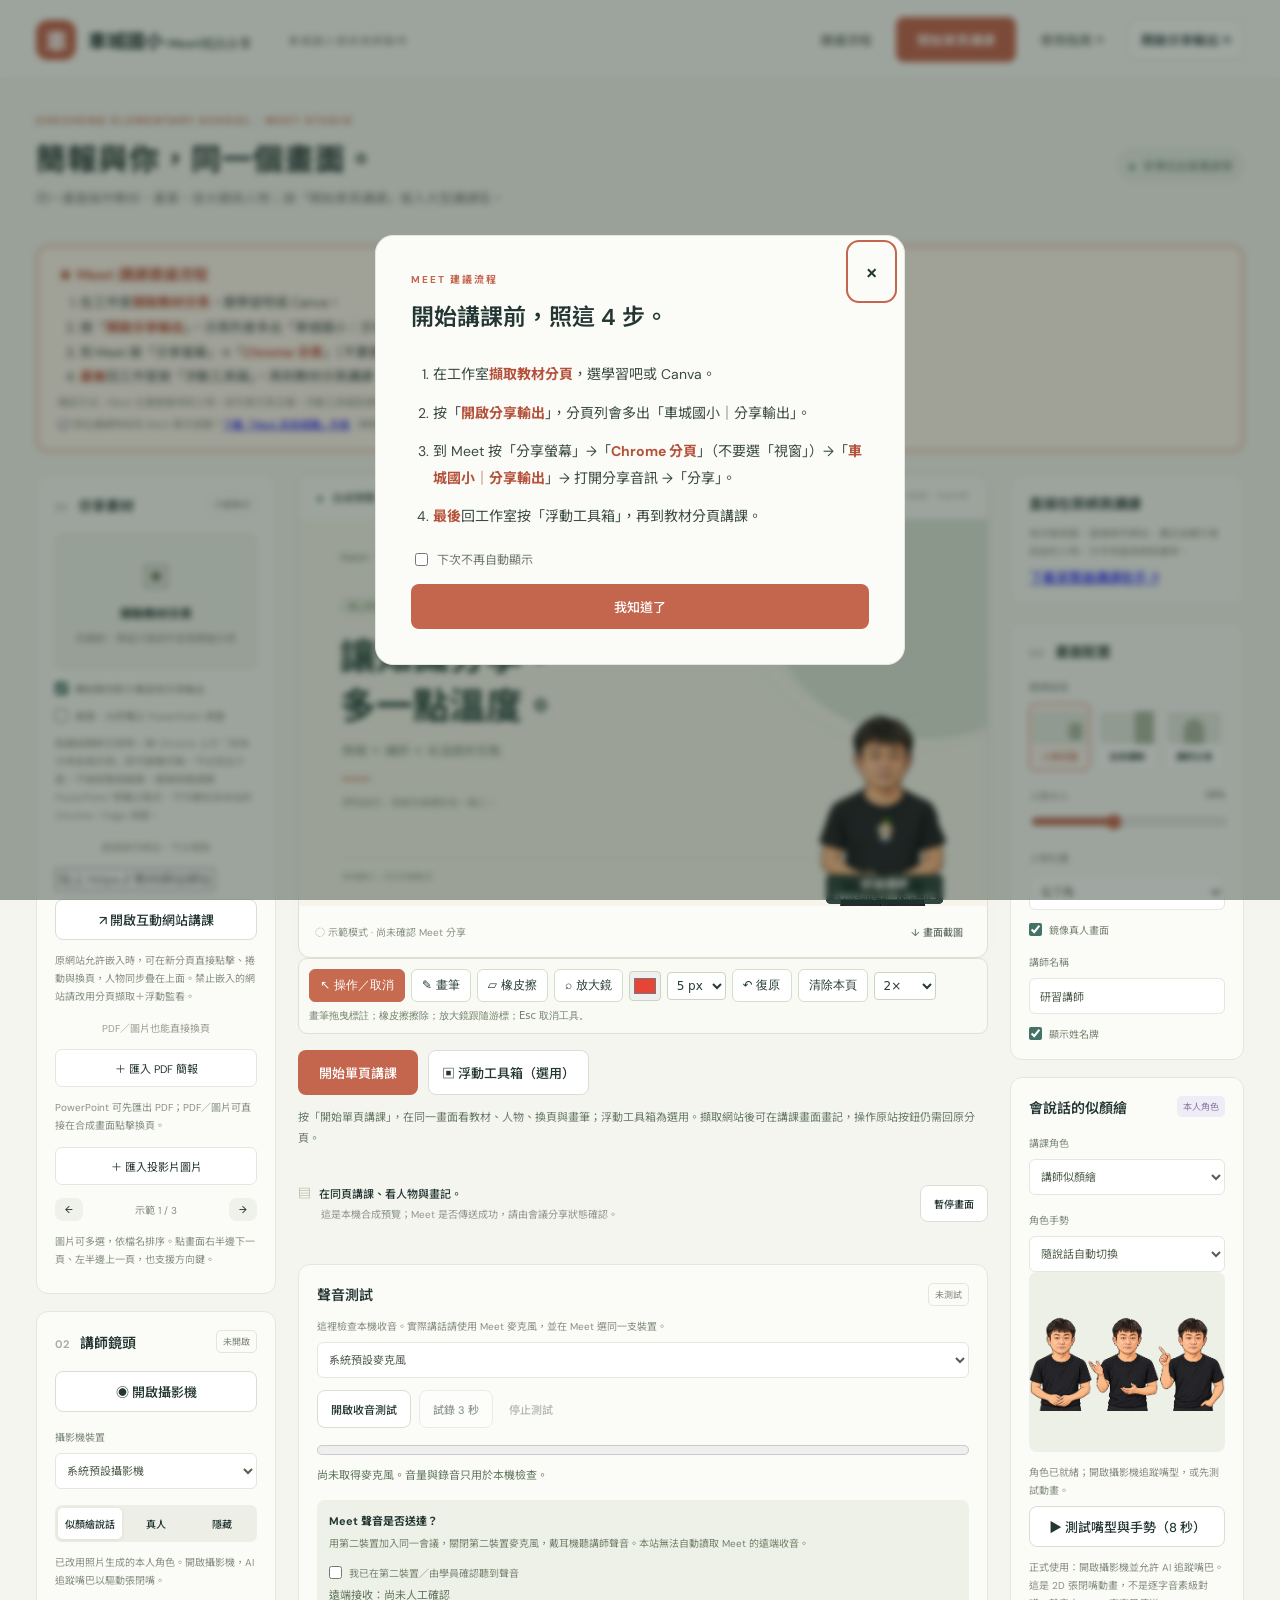
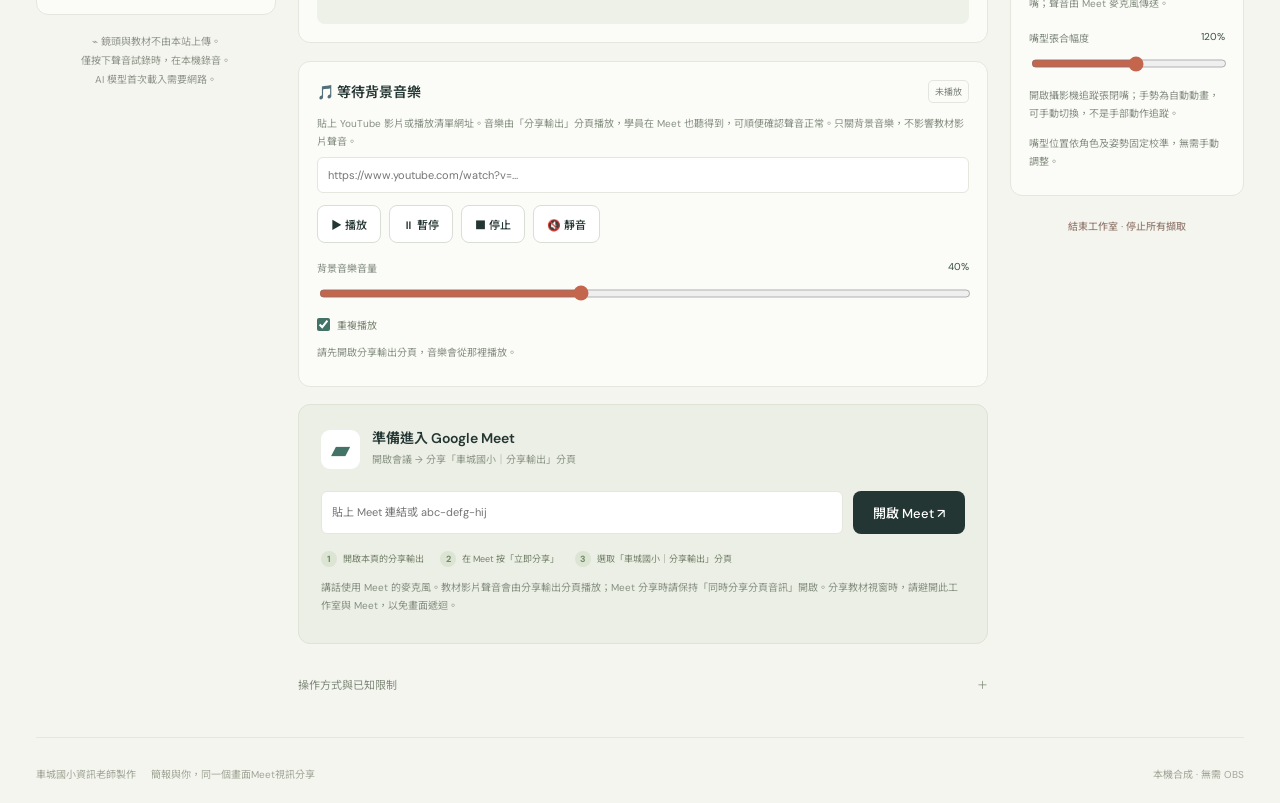
<file: index.html>
<!doctype html>
<html lang="zh-Hant"><head><meta charset="UTF-8"><meta name="viewport" content="width=device-width,initial-scale=1"><title>車城國小｜簡報與你，同一個畫面Meet視訊分享</title><link rel="stylesheet" href="style.css?v=20261121-3"><link rel="stylesheet" href="teaching-tools.css?v=20261121-3"><link rel="stylesheet" href="single-view.css?v=20261121-3"></head><body>
<header><a class="brand" href="./"><span class="logo">車</span><span>車城國小 <em>Meet視訊分享</em></span></a><span class="head-note">車城國小資訊老師製作</span><div class="header-actions"><button id="helpBtn" class="quiet">使用指南 ↗</button><button id="outputBtn" class="outline">開啟分享輸出 <span>↗</span></button></div></header>
<main><div class="intro"><div><div class="eyebrow">CHECHENG ELEMENTARY SCHOOL · MEET STUDIO</div><h1>簡報與你，同一個畫面。</h1><p>同一畫面操作教材、畫筆、放大鏡與人物；按「開始單頁講課」進入大型講課區。</p></div><div class="local-badge"><i></i> 影像在此裝置處理</div></div>
<div class="workspace"><aside class="left"><section class="card"><div class="section-title"><h2><b>01</b> 分享素材</h2><span id="sourceState" class="tag">示範教材</span></div><button id="screenBtn" class="source-button"><span class="source-icon">▣</span><strong>擷取教材分頁</strong><small>防鏡射：預設只接受外部瀏覽器分頁</small></button><button id="stopScreen" class="subtle" hidden>停止擷取視窗</button><label class="check"><input id="shareAudio" type="checkbox" checked>轉送教材影片聲音到分享輸出</label><label class="check"><input id="allowWindow" type="checkbox">進階：允許獨立 PowerPoint 視窗</label><p class="hint">點連結開新分頁時，按 Chrome 上方「改為分享這個分頁」即可跟著切換，不必回主介面。不接受整個螢幕。進階視窗請選 PowerPoint 等獨立程式，不可選包含本站的 Chrome／Edge 視窗。</p><div class="or">直接操作網站，不必擷取</div><input id="interactiveURL" type="url" aria-label="互動教材網址" placeholder="貼上 https:// 教材網站網址"><button id="interactiveBtn" class="outline full" style="margin-top:8px">↗ 開啟互動網站講課</button><p class="hint">原網站允許嵌入時，可在新分頁直接點擊、捲動與換頁，人物同步疊在上面。禁止嵌入的網站請改用分頁擷取＋浮動監看。</p><div class="or">PDF／圖片也能直接換頁</div><label class="upload" for="pdfFile">＋ 匯入 PDF 簡報<input id="pdfFile" type="file" accept="application/pdf,.pdf" hidden></label><p id="pdfStatus" class="hint">PowerPoint 可先匯出 PDF；PDF／圖片可直接在合成畫面點擊換頁。</p><label class="upload" for="slides">＋ 匯入投影片圖片<input id="slides" type="file" accept="image/png,image/jpeg,image/webp" multiple hidden></label><div id="slideNav" class="slide-nav"><button id="prev" aria-label="上一頁">←</button><span id="pageNumber">示範 1 / 3</span><button id="next" aria-label="下一頁">→</button></div><p class="hint">圖片可多選，依檔名排序。點畫面右半邊下一頁、左半邊上一頁，也支援方向鍵。</p></section>
<section class="card"><div class="section-title"><h2><b>02</b> 講師鏡頭</h2><span id="cameraState" class="tag">未開啟</span></div><button id="cameraBtn" class="outline full">◉ 開啟攝影機</button><label class="field-label" for="cameraSelect">攝影機裝置</label><select id="cameraSelect"><option value="">系統預設攝影機</option></select><div class="segmented" id="modeButtons"><button data-mode="avatar" class="active">似顏繪說話</button><button data-mode="camera">真人</button><button data-mode="none">隱藏</button></div><p id="aiStatus" class="hint">已改用照片生成的本人角色。開啟攝影機，AI 追蹤嘴巴以驅動張閉嘴。</p><button id="retryAI" class="subtle" hidden>重新載入 AI 模型</button><button id="stopCamera" class="subtle" hidden>關閉攝影機</button></section><div class="privacy-note">⌁ 鏡頭與教材不由本站上傳。<br>僅按下聲音試錄時，在本機錄音。<br>AI 模型首次載入需要網路。</div></aside>
<div class="center"><section class="preview-panel"><div class="preview-bar"><div><span class="dot"></span> 合成預覽 <span class="preview-sub">／輸出畫面</span></div><span class="resolution">1280 × 720</span></div><div class="canvas-wrap"><canvas id="stage" width="1280" height="720" aria-label="簡報與講師合成即時預覽"></canvas></div><div class="preview-bottom"><span id="renderState">◌ 示範模式 · 尚未分享至 Meet</span><button id="snapshot" class="quiet">↓ 畫面截圖</button></div></section>
<div class="teaching-tools"><button id="floatBtn" class="outline">▣ 浮動工具箱（選用）</button><button id="lectureBtn" class="primary">開始單頁講課</button></div><p id="operationHint" class="operation-hint">按「開始單頁講課」，在同一畫面看教材、人物、換頁與畫筆；浮動工具箱為選用。擷取網站後可在講課畫面畫記，操作原站按鈕仍需回原分頁。</p><div class="under-preview"><div><span class="mini-icon">▤</span><strong>在同頁講課、看人物與畫記。</strong><p>這是本機合成預覽；Meet 是否傳送成功，請由會議分享狀態確認。</p></div><button id="pauseBtn" class="outline">暫停畫面</button></div>
<section class="card audio-card"><div class="section-title"><h2>聲音測試</h2><span id="micBadge" class="tag">未測試</span></div><p class="hint">這裡檢查本機收音。實際講話請使用 Meet 麥克風，並在 Meet 選同一支裝置。</p><select id="micSelect" aria-label="測試麥克風裝置"><option value="">系統預設麥克風</option></select><div class="audio-actions"><button id="micBtn" class="outline">開啟收音測試</button><button id="recordBtn" class="outline" disabled>試錄 3 秒</button><button id="micStop" class="quiet" disabled>停止測試</button></div><meter id="micMeter" min="0" max="1" value="0" aria-label="本機麥克風音量"></meter><p id="micStatus" role="status">尚未取得麥克風。音量與錄音只用於本機檢查。</p><audio id="micPlayback" controls hidden></audio><div class="receiver-check"><strong>Meet 聲音是否送達？</strong><p>用第二裝置加入同一會議，關閉第二裝置麥克風，戴耳機聽講師聲音。本站無法自動讀取 Meet 的遠端收音。</p><label class="check"><input id="receivedAudio" type="checkbox">我已在第二裝置／由學員確認聽到聲音</label><p id="receiverStatus">遠端接收：尚未人工確認</p></div></section><section class="meet-card"><div class="meet-heading"><div class="meet-symbol">▰</div><div><h2>準備進入 Google Meet</h2><p>開啟會議 → 分享「車城國小｜分享輸出」分頁</p></div></div><div class="meet-row"><input id="meetLink" aria-label="Google Meet 會議連結或代碼" placeholder="貼上 Meet 連結或 abc-defg-hij"><button id="meetBtn" class="dark">開啟 Meet ↗</button></div><div class="steps"><span><b>1</b> 開啟本頁的分享輸出</span><span><b>2</b> 在 Meet 按「立即分享」</span><span><b>3</b> 選取「車城國小｜分享輸出」分頁</span></div><p class="hint">講話使用 Meet 的麥克風。教材影片聲音會由分享輸出分頁播放；Meet 分享時請保持「同時分享分頁音訊」開啟。分享教材視窗時，請避開此工作室與 Meet，以免畫面遞迴。</p></section>
<details class="research"><summary>操作方式與已知限制 <span>＋</span></summary><p><strong>方式一：PDF／圖片。</strong>直接匯入教材，在合成畫面、全螢幕講課頁或浮動監看頁使用左右鍵、按鈕或點擊換頁。可一直看見自己與學員收到的構圖。</p><p><strong>方式二：外部網站／PowerPoint。</strong>擷取教材分頁或獨立應用程式視窗，開啟「浮動監看」，回原教材操作。螢幕擷取是影像，不能穿透操作原網站。Chrome／Edge 的置頂監看功能需瀏覽器支援；不支援時可使用並排視窗。</p><p><strong>防止鏡射。</strong>本站拒絕整個螢幕，並透過 Capture Handle 偵測本站工作室與輸出分頁。進階視窗擷取仍須選獨立 PowerPoint 視窗；瀏覽器未提供識別資訊時，無法保證辨識所有錯誤來源。</p><p><strong>滿版。</strong>在輸出頁按「全螢幕」或 F，瀏覽器需您點擊授權；F11 也可隱藏 Chrome 工具列。「填滿裁切」會裁掉部分內容，「完整構圖」保留全部內容，比例不同時會留邊。分享分頁本身不包含瀏覽器網址列。</p><p><strong>聲音。</strong>本機音量與 3 秒回放只能確認本機收音，不能證明 Meet 已送達。請在 Meet 使用同一支麥克風，再以第二裝置或學員確認。本站不把麥克風轉送到輸出，避免與 Meet 重複收音；教材音訊尚未轉送。</p><p><strong>人物。</strong>使用講師照片一次生成的似顏繪，攝影機 AI 偵測張嘴／閉嘴以驅動 2D 嘴型。未開鏡頭或追蹤失敗時嘴巴保持閉合。這不是逐字音素級對嘴，也不是每幀生圖。請保留工作室，不要關閉或最小化；效能依電腦與瀏覽器而異。</p><ul><li><a href="https://developer.chrome.com/docs/web-platform/document-picture-in-picture" target="_blank" rel="noopener">Chrome：置頂監看視窗</a></li><li><a href="https://developer.chrome.com/docs/web-platform/capture-handle" target="_blank" rel="noopener">Chrome：辨識擷取來源</a></li><li><a href="https://support.google.com/meet/answer/9308856?hl=zh-Hant" target="_blank" rel="noopener">Meet 分享畫面說明</a></li></ul></details></div>
<aside class="right"><section class="card"><h2>直接在原網頁講課</h2><p class="hint">免切換視窗，直接操作網站、畫記並顯示會說話的人物。文字保留原網頁畫質。</p><a class="outline full" href="extension-guide.html">下載瀏覽器講課助手 ↗</a></section><section class="card"><div class="section-title"><h2><b>03</b> 畫面配置</h2></div><label class="field-label">選擇版型</label><div class="layouts"><button data-layout="pip" class="active"><span class="layout-thumb pip"><i></i></span>人物浮窗</button><button data-layout="side"><span class="layout-thumb side"><i></i></span>並排講解</button><button data-layout="solo"><span class="layout-thumb solo"><i></i></span>講師主場</button></div><label class="field-label" for="size">人物大小 <output id="sizeValue">26%</output></label><input id="size" type="range" min="16" max="40" value="26"><label class="field-label" for="position">人物位置</label><select id="position"><option value="br">右下角</option><option value="bl">左下角</option><option value="tr">右上角</option><option value="tl">左上角</option></select><label class="check"><input id="mirror" type="checkbox" checked>鏡像真人畫面</label><label class="field-label" for="name">講師名稱</label><input id="name" placeholder="輸入你的名字" maxlength="24" value="研習講師"><label class="check"><input id="showName" type="checkbox" checked>顯示姓名牌</label></section>
<section class="card"><div class="section-title"><h2>會說話的似顏繪</h2><span class="tag lavender">本人角色</span></div><label class="field-label" for="characterSelect">講課角色</label><select id="characterSelect"><option value="teacher">講師似顏繪</option><option value="onion">洋蔥寶寶</option></select><label class="field-label" for="gestureMode">角色手勢</label><select id="gestureMode"><option value="auto">隨說話自動切換</option><option value="neutral">自然站姿</option><option value="explain">攤手講解</option><option value="point">指向重點</option></select><img id="characterThumbnail" class="avatar-thumbnail" src="teacher-gestures-v2.png" alt="修飾眼下痕跡並增加手勢的講師似顏繪"><p id="avatarAssetStatus" class="hint" role="status">角色圖片載入中…</p><button id="testMouth" class="outline full">▶ 測試嘴型與手勢（8 秒）</button><p class="hint">正式使用：開啟攝影機並允許 AI 追蹤嘴巴。這是 2D 張閉嘴動畫，不是逐字音素級對嘴；聲音由 Meet 麥克風傳送。</p><label class="field-label" for="mouthStrength">嘴型張合幅度 <output id="mouthStrengthValue">120%</output></label><input id="mouthStrength" type="range" min="50" max="180" step="5" value="120"><p class="hint">開啟攝影機追蹤張閉嘴；手勢為自動動畫，可手動切換，不是手部動作追蹤。</p><p class="hint">嘴型位置依角色及姿勢固定校準，無需手動調整。</p></section><div hidden><section class="card"><div class="section-title"><h2>本人漫畫化</h2><span class="tag lavender">保留五官</span></div><label class="field-label" for="cartoonStrength">漫畫強度 <output id="cartoonValue">45%</output></label><input id="cartoonStrength" type="range" min="15" max="85" value="45"><label class="check"><input id="faceFollow" type="checkbox" checked>AI 臉部定位與構圖</label><p class="hint">使用本人鏡頭色彩與輪廓進行本機漫畫化，不再用通用卡通臉代替本人。強度越低越接近原貌；不是生成式手繪。</p></section></div><div hidden><section class="card"><div class="section-title"><h2>似顏繪外觀</h2><span class="tag lavender">2D</span></div><div class="color-row"><label>膚色<input id="skin" type="color" value="#edba98"></label><label>髮色<input id="hairColor" type="color" value="#29313a"></label><label>上衣<input id="shirt" type="color" value="#426e69"></label></div><label class="field-label" for="hair">髮型</label><select id="hair"><option value="short">俐落短髮</option><option value="bob">耳下短髮</option><option value="long">柔順長髮</option><option value="bald">無髮</option></select><label class="check"><input id="glasses" type="checkbox" checked>配戴眼鏡</label><button id="calibrate" class="outline full">從鏡頭取樣膚色</button><p class="hint">AI 追蹤臉型與表情；髮型、顏色與配件由你決定。</p></section></div><button id="stopAll" class="stop-all">結束工作室 · 停止所有擷取</button></aside></div>
<footer>車城國小資訊老師製作 <span>簡報與你，同一個畫面Meet視訊分享</span><span>本機合成 · 無需 OBS</span></footer></main>
<div id="toast" role="status" aria-live="polite"></div><dialog id="help"><button id="closeHelp" class="dialog-close" aria-label="關閉">×</button><div class="eyebrow">QUICK START</div><h2>三分鐘，開始你的分享。</h2><ol><li><strong>加入教材</strong><p>推薦匯入 PDF／圖片，直接在合成畫面換頁；擷取網站時請選教材分頁，不可選整個螢幕。</p></li><li><strong>設定人物</strong><p>開啟攝影機，選 AI 似顏繪或真人，調整人物大小與位置。請等待 AI 顯示追蹤狀態。</p></li><li><strong>開啟分享輸出</strong><p>先按「開始單頁講課」，直接使用畫筆、放大鏡與換頁。Meet 一次選好乾淨輸出分頁後，留在此工作區講課即可。</p></li><li><strong>進入 Meet 分享</strong><p>在 Meet 選「立即分享 → 分頁 → 車城國小｜分享輸出」。講話用 Meet 的麥克風；若鏡頭被占用，先關閉 Meet 鏡頭，再於此頁開啟。</p></li></ol><p class="hint">本機預覽可確認構圖，但不能代表學員端的網路品質。正式研習前請用第二裝置測試一次。</p><button id="helpDone" class="primary full">開始準備</button></dialog>
<video id="cameraVideo" autoplay playsinline muted hidden></video><video id="screenVideo" autoplay playsinline muted hidden></video><script src="app.js?v=20261121-3"></script><script src="hd-quality.js?v=20261121-3"></script><script src="upgrade.js?v=20261121-3"></script><script src="talking-avatar.js?v=20261121-4"></script><script src="teaching-tools.js?v=20261121-3"></script><script src="studio-tools.js?v=20261121-3"></script><script src="single-view.js?v=20261121-3"></script><script src="live-sync.js?v=20261121-3"></script></body></html>
</file>
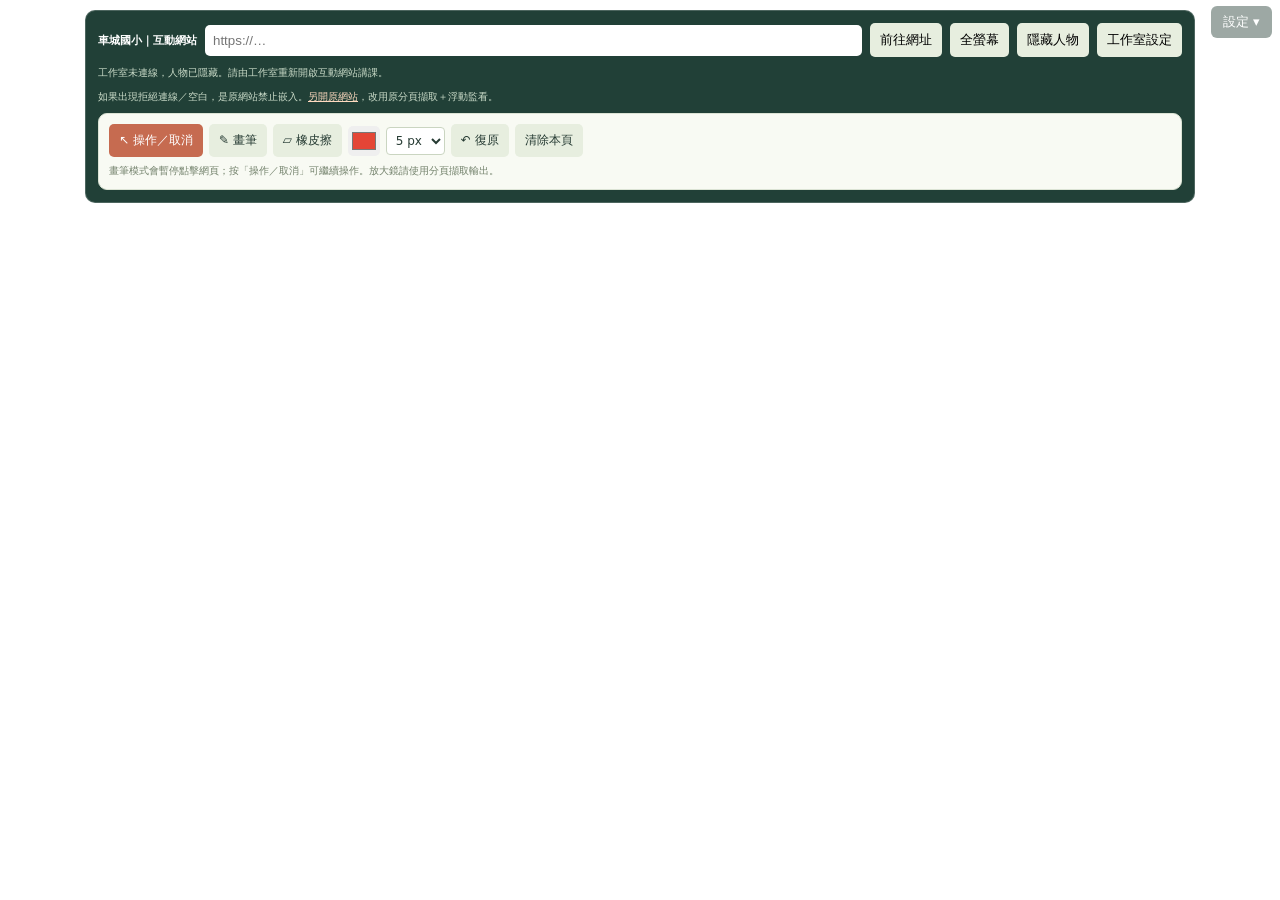
<file: browser.html>
<!doctype html><html lang="zh-Hant"><head><meta charset="utf-8"><meta name="viewport" content="width=device-width,initial-scale=1"><title>車城國小｜互動網站講課</title><link rel="stylesheet" href="browser.css?v=20261025-10"><link rel="stylesheet" href="teaching-tools.css?v=20261025-10"></head><body><iframe id="lessonWebsite" title="可直接點擊與捲動的教材網站" allow="fullscreen; camera 'none'; microphone 'none'; display-capture 'none'" referrerpolicy="no-referrer" allowfullscreen></iframe><canvas id="webPresenter" width="400" height="448" aria-label="講師即時人物疊圖"></canvas><button id="webToggle" aria-label="顯示網站講課控制列">設定 ▾</button><nav id="webControls" class="visible" aria-label="互動網站講課控制"><strong>車城國小｜互動網站</strong><input id="webAddress" aria-label="教材網站網址" placeholder="https://…" type="url"><button id="webGo">前往網址</button><button id="webFull">全螢幕</button><button id="webPerson">隱藏人物</button><button id="webSettings">工作室設定</button><small id="webStatus" role="status">直接點擊網站的連結、捲動與換頁；Meet 請分享這個「互動網站講課」分頁。</small><small>如果出現拒絕連線／空白，是原網站禁止嵌入。<a id="openOriginal" target="_blank" rel="noopener">另開原網站</a>，改用原分頁擷取＋浮動監看。</small></nav><script src="browser.js?v=20261025-10"></script><script src="teaching-tools.js?v=20261025-10"></script><script src="browser-tools.js?v=20261025-10"></script></body></html>
</file>
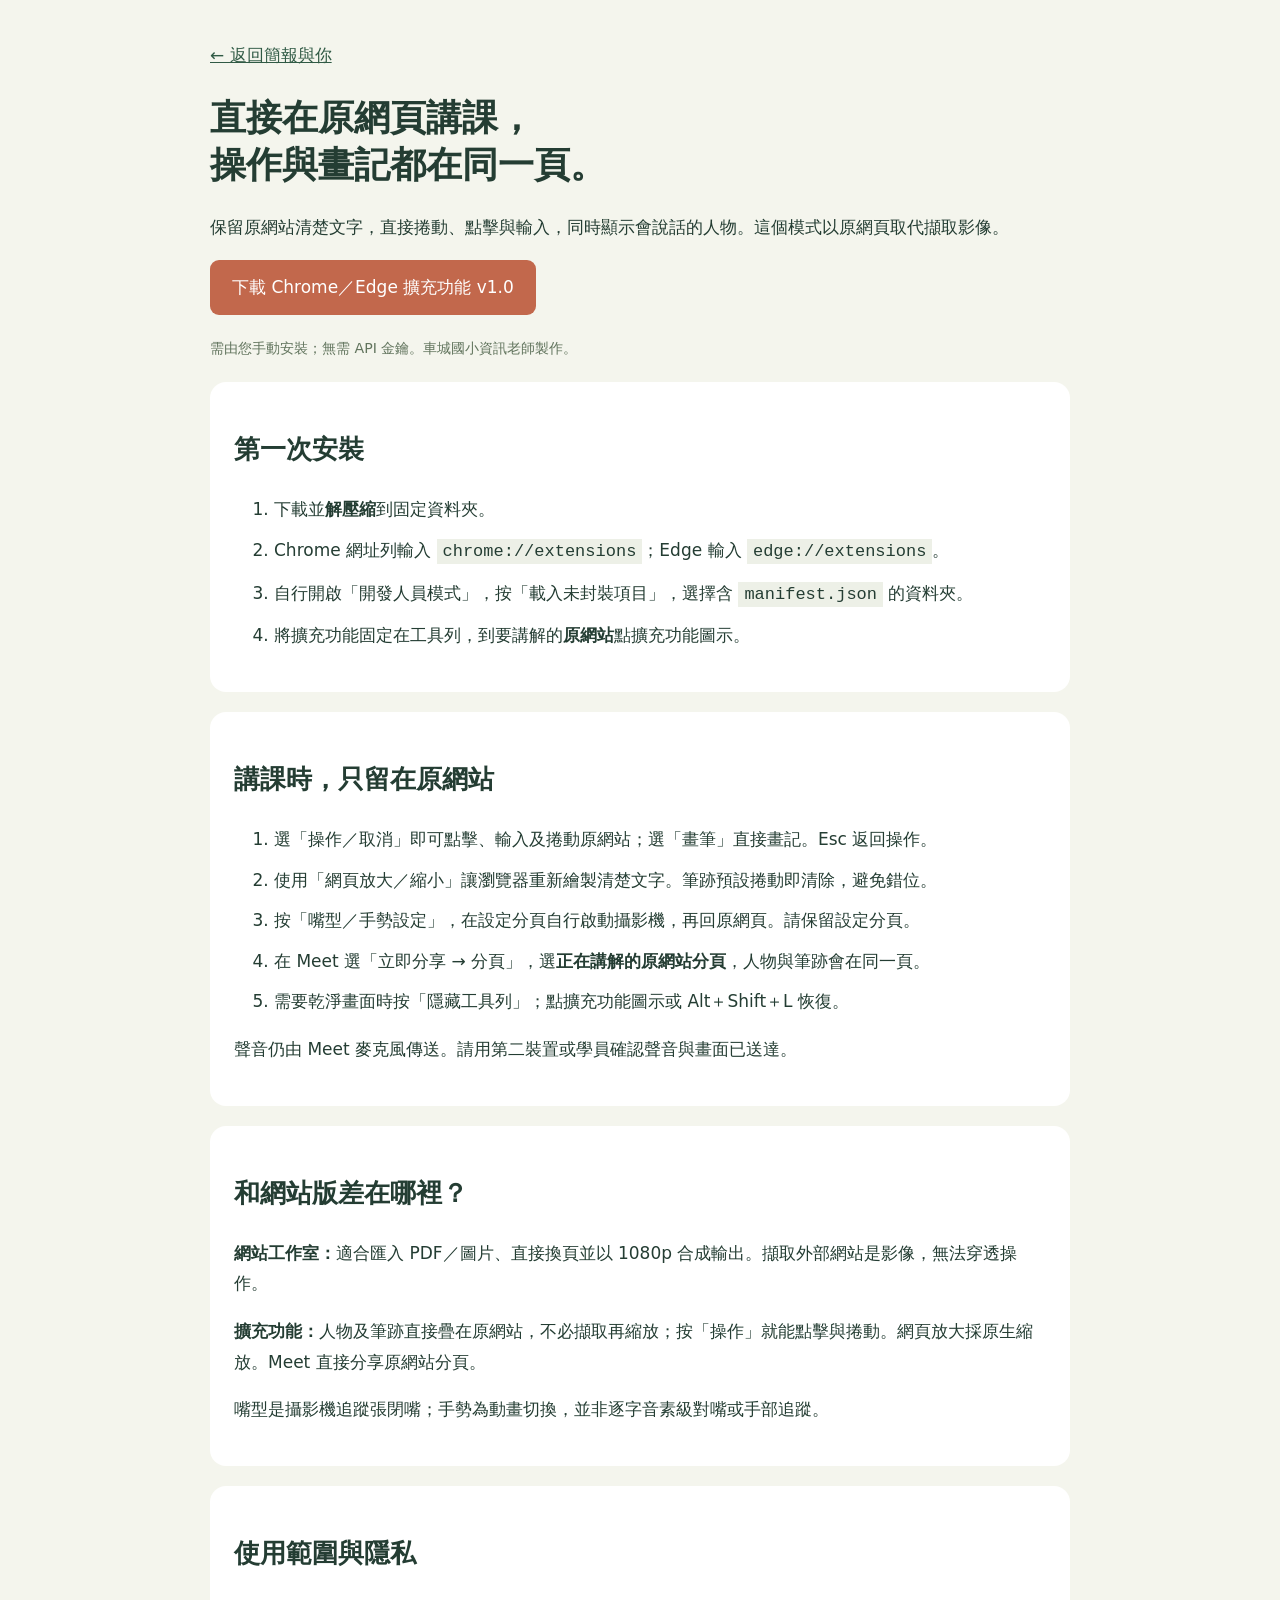
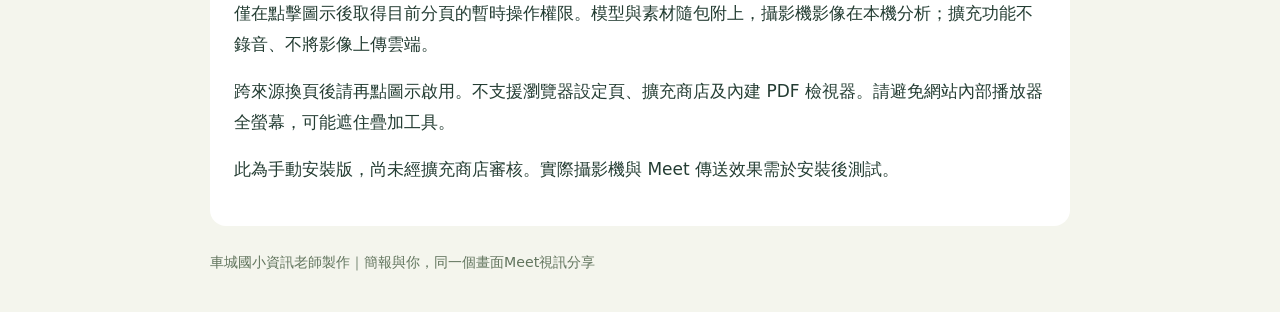
<file: extension-guide.html>
<!doctype html><html lang="zh-Hant"><meta charset="utf-8"><meta name="viewport" content="width=device-width,initial-scale=1"><title>原網頁講課助手｜車城國小</title><style>body{margin:0;background:#f4f5ed;color:#243d33;font:17px/1.8 system-ui,sans-serif}main{max-width:860px;margin:auto;padding:40px 24px}h1{font-size:36px;line-height:1.3}section{background:#fff;padding:24px;border-radius:16px;margin:20px 0}a{color:#305a45}.download{display:inline-block;background:#c2684c;color:white;padding:12px 22px;border-radius:9px;text-decoration:none}li{margin:10px 0}code{background:#edf0e7;padding:3px 6px}small{color:#61745d}</style><main><a href="./">← 返回簡報與你</a><h1>直接在原網頁講課，<br>操作與畫記都在同一頁。</h1><p>保留原網站清楚文字，直接捲動、點擊與輸入，同時顯示會說話的人物。這個模式以原網頁取代擷取影像。</p><a class="download" href="lecture-studio-browser-assistant-v1.zip" download>下載 Chrome／Edge 擴充功能 v1.0</a><p><small>需由您手動安裝；無需 API 金鑰。車城國小資訊老師製作。</small></p><section><h2>第一次安裝</h2><ol><li>下載並<strong>解壓縮</strong>到固定資料夾。</li><li>Chrome 網址列輸入 <code>chrome://extensions</code>；Edge 輸入 <code>edge://extensions</code>。</li><li>自行開啟「開發人員模式」，按「載入未封裝項目」，選擇含 <code>manifest.json</code> 的資料夾。</li><li>將擴充功能固定在工具列，到要講解的<strong>原網站</strong>點擴充功能圖示。</li></ol></section><section><h2>講課時，只留在原網站</h2><ol><li>選「操作／取消」即可點擊、輸入及捲動原網站；選「畫筆」直接畫記。Esc 返回操作。</li><li>使用「網頁放大／縮小」讓瀏覽器重新繪製清楚文字。筆跡預設捲動即清除，避免錯位。</li><li>按「嘴型／手勢設定」，在設定分頁自行啟動攝影機，再回原網頁。請保留設定分頁。</li><li>在 Meet 選「立即分享 → 分頁」，選<strong>正在講解的原網站分頁</strong>，人物與筆跡會在同一頁。</li><li>需要乾淨畫面時按「隱藏工具列」；點擴充功能圖示或 Alt＋Shift＋L 恢復。</li></ol><p>聲音仍由 Meet 麥克風傳送。請用第二裝置或學員確認聲音與畫面已送達。</p></section><section><h2>和網站版差在哪裡？</h2><p><strong>網站工作室：</strong>適合匯入 PDF／圖片、直接換頁並以 1080p 合成輸出。擷取外部網站是影像，無法穿透操作。</p><p><strong>擴充功能：</strong>人物及筆跡直接疊在原網站，不必擷取再縮放；按「操作」就能點擊與捲動。網頁放大採原生縮放。Meet 直接分享原網站分頁。</p><p>嘴型是攝影機追蹤張閉嘴；手勢為動畫切換，並非逐字音素級對嘴或手部追蹤。</p></section><section><h2>使用範圍與隱私</h2><p>僅在點擊圖示後取得目前分頁的暫時操作權限。模型與素材隨包附上，攝影機影像在本機分析；擴充功能不錄音、不將影像上傳雲端。</p><p>跨來源換頁後請再點圖示啟用。不支援瀏覽器設定頁、擴充商店及內建 PDF 檢視器。請避免網站內部播放器全螢幕，可能遮住疊加工具。</p><p>此為手動安裝版，尚未經擴充商店審核。實際攝影機與 Meet 傳送效果需於安裝後測試。</p></section><small>車城國小資訊老師製作｜簡報與你，同一個畫面Meet視訊分享</small></main></html>
</file>
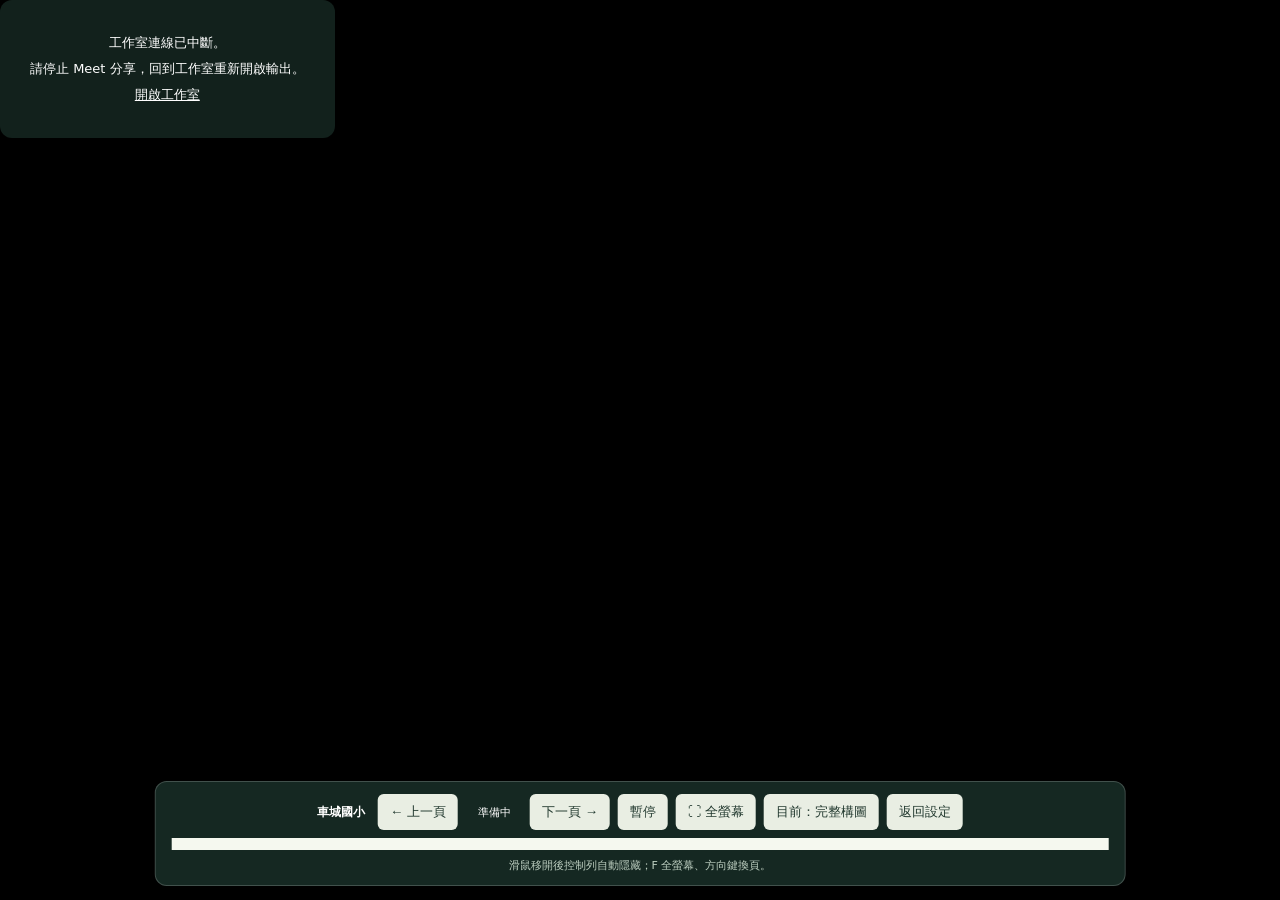
<file: output.html>
<!doctype html><html lang="zh-Hant"><head><meta charset="utf-8"><meta name="viewport" content="width=device-width,initial-scale=1"><title>車城國小｜分享輸出</title><link rel="stylesheet" href="viewer.css?v=20261121-3"><link rel="stylesheet" href="teaching-tools.css?v=20261121-3"></head><body><canvas id="output" width="1280" height="720" aria-label="可直接換頁的教材與講師合成輸出"></canvas><div id="error" role="status" hidden>工作室連線已中斷。<br>請停止 Meet 分享，回到工作室重新開啟輸出。<br><a href="./" target="_blank" rel="noopener">開啟工作室</a></div><nav id="controls" aria-label="講課與輸出控制"><strong>車城國小</strong><button id="viewerPrev">← 上一頁</button><span id="viewerPage">準備中</span><button id="viewerNext">下一頁 →</button><button id="viewerPause">暫停</button><button id="viewerFull">⛶ 全螢幕</button><button id="viewerFit" aria-pressed="false">目前：完整構圖</button><button id="viewerBack">返回設定</button><div id="viewerTools"></div><small id="viewerHint">滑鼠移開後控制列自動隱藏；F 全螢幕、方向鍵換頁。</small></nav><script src="teaching-tools.js?v=20261121-3"></script><script src="output.js?v=20261121-3"></script></body></html>
</file>
<file: style.css>
@import url('https://fonts.googleapis.com/css2?family=Noto+Sans+TC:wght@400;500;600;700&family=DM+Sans:wght@400;500;600;700&display=swap');
:root{--ink:#243633;--muted:#79827f;--accent:#c4654e;--border:#e5e6de;--paper:#fbfbf7;--green:#437267}*{box-sizing:border-box}body{margin:0;background:#f4f5ef;color:var(--ink);font-family:'DM Sans','Noto Sans TC',sans-serif;font-size:13px}button,input,select{font:inherit}button,a,label.upload{ -webkit-tap-highlight-color:transparent}button{cursor:pointer;border:1px solid transparent;border-radius:8px;padding:10px 13px;font-weight:500;background:#fff;color:var(--ink);transition:background .18s,transform .18s}button:hover{filter:brightness(.96)}button:active{transform:translateY(1px)}button:disabled{opacity:.5;cursor:wait}button:focus-visible,input:focus-visible,select:focus-visible,summary:focus-visible{outline:2px solid var(--accent);outline-offset:3px}header{height:80px;background:var(--paper);border-bottom:1px solid var(--border);display:flex;align-items:center;padding:0 36px;gap:36px}.brand{color:var(--ink);text-decoration:none;display:flex;align-items:center;gap:12px;font-size:22px;font-weight:700}.brand em{font-style:normal;font-family:'DM Sans',sans-serif;font-size:19px;font-weight:500}.logo{display:grid;place-items:center;width:40px;height:40px;background:var(--accent);color:#fff;border-radius:12px;font-size:23px}.head-note{font-size:12px;color:var(--muted);letter-spacing:1px}.header-actions{margin-left:auto;display:flex;gap:16px;align-items:center}.primary{background:var(--accent);color:#fff;padding:12px 20px}.primary span{margin-left:18px}.quiet{background:transparent;padding:7px;color:#68746f}.dark{background:var(--ink);color:#fff;white-space:nowrap;padding:11px 19px}main{max-width:1660px;padding:34px 36px 0;margin:auto}.intro{display:flex;justify-content:space-between;align-items:center;margin-bottom:29px}.eyebrow{font-size:10px;letter-spacing:2px;color:var(--accent);font-weight:700}h1{font-size:30px;letter-spacing:1px;margin:8px 0}p{line-height:1.8;margin:6px 0}.intro p{color:var(--muted);font-size:13px}.local-badge{font-size:11px;color:#627b6c;background:#e9eee4;padding:9px 12px;border-radius:20px}.local-badge i,.dot{display:inline-block;width:6px;height:6px;background:#6c9780;border-radius:50%;margin-right:6px}.workspace{display:grid;grid-template-columns:240px minmax(0,1fr) 234px;gap:22px;align-items:start}.card{background:var(--paper);border:1px solid var(--border);border-radius:12px;padding:18px;margin-bottom:17px}.section-title{display:flex;align-items:center;justify-content:space-between;margin-bottom:18px;gap:4px}h2{font-size:14px;margin:0;font-weight:600}.section-title b{font-size:11px;color:#a9afa5;margin-right:8px;font-family:'DM Sans'}.tag{font-size:9px;padding:4px 6px;border:1px solid #e4e5df;border-radius:5px;color:#7c857b;white-space:nowrap}.tag.lavender{background:#eeecf7;border:0;color:#8a79a2}.source-button{width:100%;background:#f1f3eb;border:1px dashed #c8d0bf;padding:20px 8px;display:flex;flex-direction:column;gap:8px;align-items:center}.source-button strong{font-size:12px}.source-button small{font-size:10px;font-weight:400;color:#8b9385;line-height:1.8}.source-icon{font-size:28px;color:#70826b}.or{text-align:center;font-size:10px;color:#9a9e91;margin:14px 0}.upload{display:block;text-align:center;padding:10px;border:1px solid var(--border);border-radius:7px;cursor:pointer;font-size:11px;background:#fff}.slide-nav{display:flex;align-items:center;justify-content:space-between;margin-top:13px;font-size:10px;color:#838b80}.slide-nav button{padding:4px 9px;background:#f0f1ea}.hint{font-size:10px;color:#879083;line-height:1.8;margin-top:12px}.outline{border:1px solid #d9dfd4;background:#fff}.full{width:100%}.field-label{display:block;font-size:10px;color:#808b7e;margin:17px 0 9px}.field-label output{float:right;color:#394e44}input[type=text],input:not([type]),select{width:100%;border:1px solid var(--border);border-radius:6px;background:#fff;padding:10px;color:#53604e;font-size:11px;min-width:0}select{padding:9px 7px}.segmented{display:flex;gap:2px;padding:3px;background:#edefe7;border-radius:7px;margin-top:16px}.segmented button{flex:1;font-size:10px;padding:7px 3px;background:transparent;border-radius:5px}.segmented .active{background:#fff;box-shadow:0 1px 4px #23301b15}.subtle{font-size:10px;color:var(--accent);padding:8px 0;background:transparent}.privacy-note{text-align:center;font-size:10px;color:#90968b;line-height:1.9}.preview-panel{border:1px solid #dce0d5;background:var(--paper);border-radius:12px;overflow:hidden;box-shadow:0 6px 18px #23301b04}.preview-bar{display:flex;justify-content:space-between;padding:14px 18px;font-size:11px}.preview-sub{font-size:10px;color:#9ca294}.resolution{color:#9ca294;font-size:10px}.canvas-wrap{background:#1e302d;line-height:0}canvas{width:100%;height:auto;aspect-ratio:16/9}.preview-bottom{display:flex;align-items:center;justify-content:space-between;padding:10px 16px;font-size:10px;color:#8a9383}.preview-bottom button{font-size:10px}.under-preview{display:flex;justify-content:space-between;align-items:center;padding:22px 0;gap:10px}.under-preview strong{font-size:11px;font-weight:500}.under-preview p{font-size:10px;color:#91988b;margin:4px 0 0 23px}.under-preview button{font-size:10px;white-space:nowrap}.mini-icon{color:#9ca88f;margin-right:8px}.meet-card{padding:22px;background:#ecefe5;border:1px solid #dde3d5;border-radius:12px}.meet-heading{display:flex;align-items:center;gap:12px}.meet-symbol{background:#fff;color:var(--green);font-size:25px;border-radius:9px;padding:3px 10px}.meet-heading p{color:#8c9587;font-size:10px;margin:4px 0}.meet-row{display:flex;gap:10px;margin-top:18px}.meet-row input{flex:1}.steps{display:flex;gap:16px;flex-wrap:wrap;font-size:9px;color:#74826b;margin-top:17px}.steps b{font-family:'DM Sans';display:inline-grid;place-items:center;background:#dce4d3;color:#728765;border-radius:50%;width:16px;height:16px;margin-right:4px}.research{margin-top:22px;font-size:11px;color:#7f897a}.research summary{cursor:pointer;list-style:none;padding:10px 0}.research summary span{float:right}.research a{color:var(--green)}.research li{margin:10px 0}.research p{margin:12px 0}.layouts{display:grid;grid-template-columns:repeat(3,1fr);gap:6px}.layouts button{padding:7px 3px;font-size:9px;border:1px solid var(--border);border-radius:6px}.layouts button.active{border-color:var(--accent);color:var(--accent);background:#fcf4ed}.layout-thumb{height:33px;background:#e5e9df;display:block;position:relative;border-radius:3px;margin-bottom:6px}.layout-thumb i{position:absolute;background:#a9b6a0;width:13px;height:17px;border-radius:3px;bottom:4px;right:4px}.side i{right:0;top:0;height:100%;width:35%;border-radius:0}.solo i{width:20px;height:25px;left:50%;transform:translateX(-50%);bottom:0;border-radius:10px 10px 0 0}input[type=range]{width:100%;accent-color:var(--accent);height:15px}.check{display:flex;gap:7px;align-items:center;font-size:10px;color:#7b8673;margin-top:12px}.check input{accent-color:var(--green);margin:0}.color-row{display:flex;justify-content:space-between;gap:10px}.color-row label{font-size:9px;color:#89927f;display:flex;flex-direction:column;align-items:center;gap:8px}.color-row input{width:32px;height:32px;border:1px solid #dce0d5;border-radius:50%;padding:3px;background:transparent;cursor:pointer}.color-row input::-webkit-color-swatch-wrapper{padding:0}.color-row input::-webkit-color-swatch{border:0;border-radius:50%}#calibrate{margin-top:15px;font-size:10px;padding:8px}.stop-all{font-size:10px;background:transparent;color:#9a8378;width:100%;padding:4px}footer{padding:28px 0 22px;margin-top:35px;border-top:1px solid var(--border);font-size:10px;color:#a0a696;display:flex;gap:15px}footer span:last-child{margin-left:auto}#toast{position:fixed;bottom:26px;left:50%;transform:translateX(-50%);background:#253c35;color:#fff;border-radius:10px;padding:14px 22px;max-width:90vw;box-shadow:0 4px 24px #0002;z-index:10;font-size:12px;display:none}dialog{border:1px solid var(--border);border-radius:18px;max-width:530px;width:90%;padding:35px;color:var(--ink);background:var(--paper)}dialog::backdrop{background:#12251a66;backdrop-filter:blur(3px)}dialog h2{font-size:23px;margin:12px 0 25px}dialog li{padding:4px 0 8px}dialog li p{font-size:12px;color:#7f8877}dialog ol{padding-left:20px}.dialog-close{position:absolute;right:12px;top:9px;background:transparent;font-size:24px}dialog .primary{margin-top:15px}@media(min-width:1500px){.workspace{grid-template-columns:260px minmax(0,1fr) 250px;gap:26px}.card{padding:22px}}@media(max-width:1150px){main{padding:25px 20px}.workspace{grid-template-columns:210px minmax(0,1fr);gap:18px}.right{grid-column:1/-1;display:grid;grid-template-columns:1fr 1fr;gap:18px}.right .card{margin:0}.right .stop-all{grid-column:1/-1}.head-note{display:none}.layouts{max-width:270px}.under-preview{align-items:flex-start}}@media(max-width:720px){header{height:68px;padding:0 16px;gap:10px}.brand{font-size:18px;gap:8px}.brand em{font-size:15px}.logo{height:33px;width:33px;font-size:20px}.header-actions{gap:6px}.header-actions .quiet{display:none}.primary{padding:10px 12px;font-size:11px}.primary span{margin-left:5px}main{padding:24px 14px 0}.intro{margin-bottom:20px}.intro h1{font-size:24px}.intro p{font-size:11px}.eyebrow{font-size:8px;letter-spacing:1px}.local-badge{display:none}.workspace{display:flex;flex-direction:column}.center{order:0;width:100%}.left{order:1;display:grid;grid-template-columns:1fr 1fr;gap:10px;width:100%}.left .card{padding:13px;margin:0}.privacy-note{grid-column:1/-1}.right{order:2;display:grid;width:100%;gap:10px}.right .card{padding:13px}.section-title{flex-wrap:wrap}.section-title h2{font-size:12px}.source-button{padding:14px 4px}.source-button small{font-size:9px}.meet-card{padding:15px}.meet-row{gap:6px}.meet-row button{font-size:11px;padding:10px}.steps{gap:9px}.under-preview{padding:15px 0}.under-preview strong{font-size:10px}.under-preview p{font-size:9px}.preview-bar{padding:12px}.preview-bottom{padding:8px}.preview-bottom span{font-size:8px}footer{gap:8px;flex-wrap:wrap}.research{margin-bottom:16px}.hint{font-size:9px}}
.teaching-tools{display:flex;gap:10px;flex-wrap:wrap;margin-top:16px}.operation-hint{font-size:11px;line-height:1.9;color:#687b67;margin:12px 0}.upload+.hint{margin-bottom:12px}.audio-card{margin-top:18px}.audio-actions{display:flex;gap:8px;flex-wrap:wrap;margin:12px 0}.audio-actions button{font-size:11px}.audio-card meter{display:block;width:100%;height:20px}.audio-card #micStatus,.audio-card #receiverStatus{font-size:11px;color:#60765d;line-height:1.8}.audio-card audio{width:100%;margin-top:10px}.receiver-check{background:#eef1e8;border-radius:8px;margin-top:14px;padding:12px}.receiver-check strong{font-size:11px}.receiver-check p{font-size:10px;color:#75826c}.audio-card .section-title{margin-bottom:4px}.brand em{font-size:13px}.brand{font-size:19px}header .head-note{font-size:11px}#pdfStatus{overflow-wrap:anywhere}[hidden]{display:none!important}#cartoonStrength{accent-color:#c4654e}footer{flex-wrap:wrap}

.avatar-thumbnail{display:block;width:100%;height:180px;object-fit:contain;background:#edf0e6;border-radius:8px}.mouth-settings{font-size:10px;color:#75806f;margin-top:14px}.mouth-settings summary{cursor:pointer}
</file>
<file: teaching-tools.css>
.annotation-tools{display:flex;gap:6px;flex-wrap:wrap;align-items:center;padding:10px;background:#f8faf3;color:#263b33;border:1px solid #dbe3d4;border-radius:9px;font:12px system-ui,sans-serif}.annotation-tools button{font:inherit;padding:7px 10px;background:#fff;color:#263b33;border:1px solid #d4decd;border-radius:6px;cursor:pointer}.annotation-tools button.active{background:#c66b50!important;color:#fff!important;border-color:#c66b50}.annotation-tools input[type=color]{width:32px;height:30px;padding:2px;border:1px solid #cad5c1;border-radius:4px}.annotation-tools select{width:auto!important;min-width:55px;padding:5px;border:1px solid #cad5c1;border-radius:4px;background:#fff;color:#263b33;font:12px system-ui}.annotation-tools small{width:100%;font-size:10px;color:#72816b;line-height:1.5}.gesture-controls{display:flex;gap:6px;flex-wrap:wrap;margin:10px 0}.gesture-controls button{font-size:11px;padding:7px 9px}.character-select{margin:10px 0}
</file>
<file: single-view.css>
body.single-view-active{overflow:hidden}#singleView{position:fixed;inset:0;z-index:30;height:100vh;height:100dvh;background:#e9eee5;color:#233b33;display:grid;grid-template-rows:auto minmax(0,1fr) auto;font:13px system-ui,sans-serif}#singleView[hidden]{display:none!important}.single-header{height:auto;min-height:58px;padding:10px 16px;display:flex;gap:14px;align-items:center;background:#fcfdf8;border-bottom:1px solid #d7e0d1;flex-wrap:wrap}.single-header strong{font-size:16px;white-space:nowrap}.single-pages,.single-actions{display:flex;align-items:center;gap:7px;flex-wrap:wrap}.single-actions{margin-left:auto}.single-header button{padding:9px 11px;border:1px solid #d1dbca;background:white;font-size:12px}.single-header #singleExit{background:#263e35;color:#fff}.single-header #singleSettings[aria-expanded=true]{background:#dce8d3}.single-header output{min-width:55px;text-align:center;font-variant-numeric:tabular-nums}.single-body{display:grid;grid-template-columns:minmax(0,1fr);min-height:0;overflow:hidden}.settings-open .single-body{grid-template-columns:minmax(0,1fr) 290px}.single-main{display:grid;grid-template-rows:minmax(0,1fr) auto;min-width:0;min-height:0;gap:10px;padding:12px}#singleCanvasSlot{min-height:0;min-width:0;background:#142b24;border-radius:12px;overflow:hidden}#singleCanvasSlot .preview-panel{display:block;border:0;border-radius:0;height:100%;width:100%;background:transparent;box-shadow:none}#singleCanvasSlot .preview-bar,#singleCanvasSlot .preview-bottom{display:none}#singleCanvasSlot .canvas-wrap{display:flex;align-items:center;justify-content:center;min-height:0;width:100%;height:100%;background:transparent;line-height:0}#singleCanvasSlot #stage{display:block;max-width:100%;max-height:100%;flex:none;aspect-ratio:16/9}#singleToolsSlot .annotation-tools{margin:0;padding:10px 14px;border:1px solid #d1dcca;background:#fcfdf8;gap:8px}#singleToolsSlot .annotation-tools button{font-size:14px;padding:10px 15px}#singleToolsSlot .annotation-tools input[type=color]{height:35px;width:36px}#singleToolsSlot .annotation-tools small{font-size:11px}#singleDrawer{padding:15px;overflow:auto;overscroll-behavior:contain;background:#f9fbf4;border-left:1px solid #d4dfcc}#singleDrawer>p{font-size:11px;color:#71816c;margin-bottom:14px}#singleDrawer .left,#singleDrawer .right{display:block;width:auto}#singleDrawer .card{padding:14px;margin-bottom:14px}#singleDrawer .privacy-note{margin-bottom:15px}#singleDrawer .stop-all{display:none}.single-footer{margin:0;padding:7px 16px;display:flex;gap:16px;flex-wrap:wrap;border:0;font-size:11px;background:#fcfdf8;color:#697f6c}.single-footer span:last-child{margin-left:auto}#singleStatus{color:#345743}body.single-view-active #toast{z-index:60}@media(max-width:950px){.single-header{gap:8px;padding:8px 10px}.single-header strong{font-size:13px}.single-header button{font-size:11px;padding:7px}.single-actions{margin-left:0}.settings-open .single-body{grid-template-columns:minmax(0,1fr) 255px}#singleToolsSlot .annotation-tools{gap:5px;padding:7px}#singleToolsSlot .annotation-tools button{font-size:12px;padding:8px}.single-footer{font-size:10px}}@media(max-width:650px){.single-header strong{width:100%}.single-main{padding:6px;gap:6px}.settings-open .single-body{grid-template-columns:minmax(0,1fr) 220px}.single-footer span:last-child{display:none}#singleToolsSlot .annotation-tools small{display:none}#singleStart{font-size:10px;padding:8px}}

.single-tabs{position:sticky;top:-15px;background:#f9fbf4;display:flex;gap:8px;padding:10px 0;z-index:1}.single-tabs button{flex:1;border:1px solid #cdd9c4}.single-tabs [aria-pressed=true]{background:#315d4e;color:white}
.teaching-tools #lectureBtn{order:-1}
</file>
<file: browser.css>
*{box-sizing:border-box}html,body{margin:0;width:100%;height:100%;overflow:hidden;background:#fff;font:13px system-ui,sans-serif}iframe{width:100%;height:100%;border:0;display:block}#webPresenter{position:fixed;bottom:24px;right:24px;width:26vw;max-width:340px;min-width:100px;aspect-ratio:400/448;height:auto;border-radius:16px;pointer-events:none}#webToggle{position:fixed;right:8px;top:6px;background:#213b31cc;color:#fff;border:0;border-radius:6px;padding:7px 12px;cursor:pointer;opacity:.55}#webToggle:hover{opacity:1}#webControls{position:fixed;left:50%;top:10px;transform:translateX(-50%);width:calc(100% - 170px);max-width:1200px;background:#18392ff5;border:1px solid #ffffff33;color:#fff;padding:12px;display:flex;align-items:center;gap:8px;flex-wrap:wrap;border-radius:10px;opacity:0;pointer-events:none;transition:opacity .2s}#webControls.visible,#webControls:focus-within{opacity:1;pointer-events:auto}#webControls input{flex:1;min-width:170px;padding:8px;border-radius:5px;border:0}#webControls button{padding:8px 10px;border-radius:5px;border:0;background:#e7eedf;cursor:pointer}#webControls strong{font-size:11px}#webControls small{width:100%;font-size:10px;color:#cbdcc9;line-height:1.6}#webControls a{color:#ffdbc0;cursor:pointer;text-decoration:underline}[hidden]{display:none!important}@media(max-width:720px){#webControls{left:8px;transform:none;width:calc(100% - 80px)}#webControls strong{width:100%}#webControls button{font-size:11px}#webPresenter{bottom:12px;right:12px}}

#webInk{position:fixed;inset:0;width:100vw;height:100dvh;z-index:2}#webPresenter{z-index:3;min-width:0}#webToggle,#webControls{z-index:4}#webControls{max-height:70dvh;overflow:auto}#webControls .annotation-tools{width:100%}#webControls .annotation-tools small{color:#72816b}
#webControls .annotation-tools input[type=color]{flex:none;min-width:32px;max-width:32px;width:32px;padding:2px}
</file>
<file: viewer.css>
*{box-sizing:border-box}[hidden]{display:none!important}html,body{margin:0;background:#000;width:100%;height:100%;overflow:hidden}body{display:grid;place-items:center;color:#fff;font:13px system-ui,sans-serif}canvas{width:100%;height:100%;object-fit:contain;cursor:pointer}body.cover canvas{object-fit:cover}#error{position:absolute;text-align:center;line-height:2;padding:30px;background:#14241eee;border-radius:12px}a{color:#fff}#controls{position:fixed;bottom:14px;left:50%;transform:translateX(-50%);padding:12px 16px;display:flex;align-items:center;justify-content:center;gap:8px;flex-wrap:wrap;width:max-content;max-width:96vw;background:#172c25ed;border:1px solid #ffffff30;border-radius:12px;transition:opacity .25s;opacity:0;pointer-events:none}#controls.visible,#controls:focus-within{opacity:1;pointer-events:auto}#controls button{background:#e9eee3;color:#21382e;border:0;padding:9px 12px;border-radius:6px;cursor:pointer}#controls button:disabled{opacity:.5;cursor:default}#controls small{width:100%;text-align:center;color:#becfc1;font-size:11px}#controls strong{font-size:12px;margin-right:5px}#viewerPage{font-size:11px;min-width:56px;text-align:center}@media(max-width:650px){#controls{gap:5px;padding:9px}#controls button{font-size:11px;padding:7px}#controls strong{display:none}}

/* Avoid intrinsic 720px grid minimum overflowing short browser windows. */
html,body{height:100%;height:100dvh;min-height:0;display:block}#output{position:fixed;inset:0;display:block;width:100vw;height:100vh;height:100dvh;min-width:0;min-height:0;max-width:none;aspect-ratio:auto;object-fit:contain}body.cover #output{object-fit:cover}#controls{z-index:5;max-height:45dvh;overflow:auto}#viewerTools{width:100%;padding:6px;background:#f5f8ef}#controls #viewerTools small{color:#72816b}#controls #viewerTools button{padding:6px 9px;font-size:12px}
</file>
